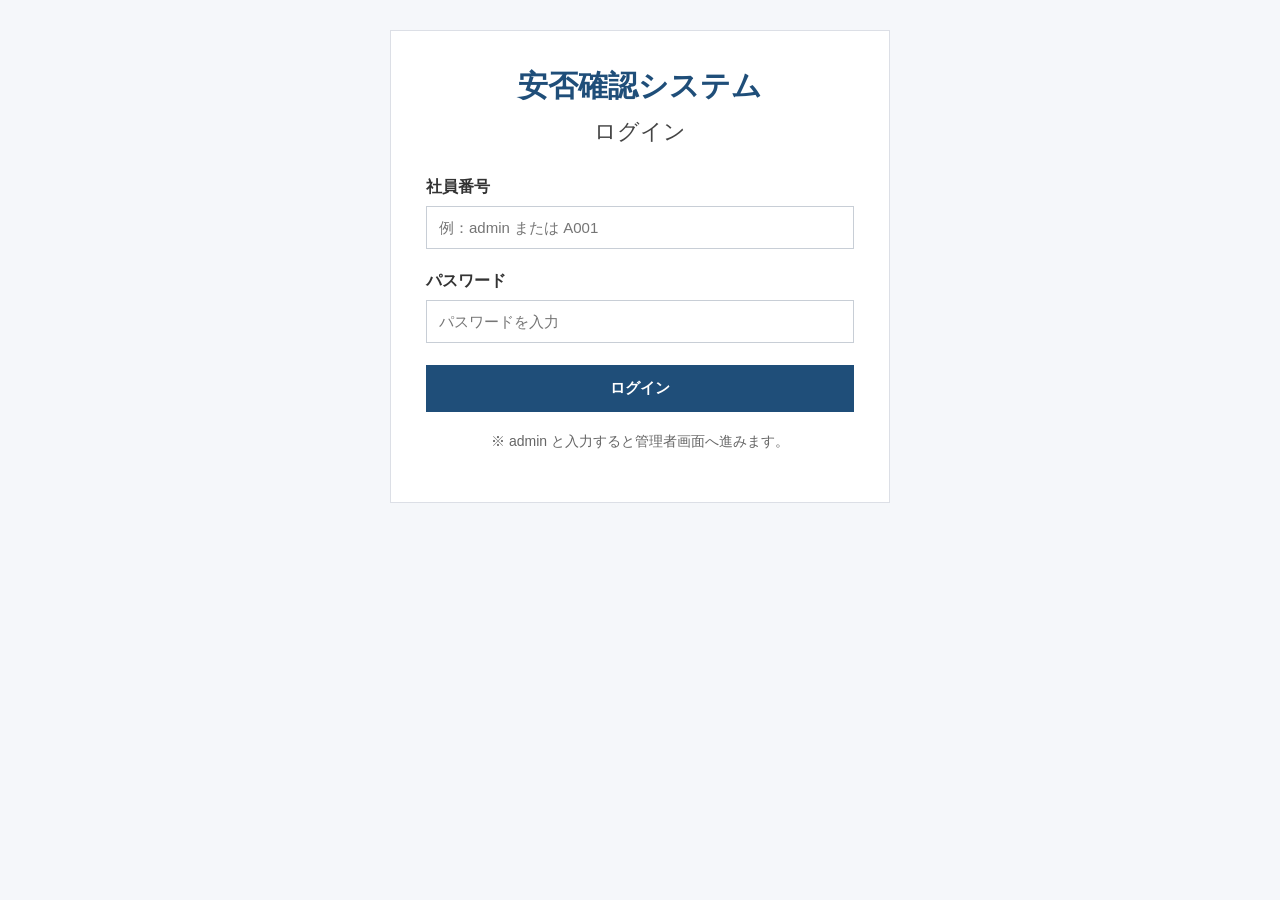
<file: index.html>
<!-- ログイン画面 -->
<!DOCTYPE html>
<html lang="ja">
<head>
  <meta charset="UTF-8">
  <meta name="viewport" content="width=device-width, initial-scale=1.0">
  <title>ログイン | 安否確認システム</title>
  <link rel="stylesheet" href="style.css">
</head>
<body>
  <div class="container small">
    <h1>安否確認システム</h1>
    <h2>ログイン</h2>

    <form id="loginForm">
      <div class="form-group">
        <label for="employeeId">社員番号</label>
        <input type="text" id="employeeId" placeholder="例：admin または A001">
      </div>

      <div class="form-group">
        <label for="password">パスワード</label>
        <input type="password" id="password" placeholder="パスワードを入力">
      </div>

      <button type="submit">ログイン</button>
    </form>

    <p class="hint">※ admin と入力すると管理者画面へ進みます。</p>
  </div>

  <script src="app.js"></script>
</body>
</html>
</file>
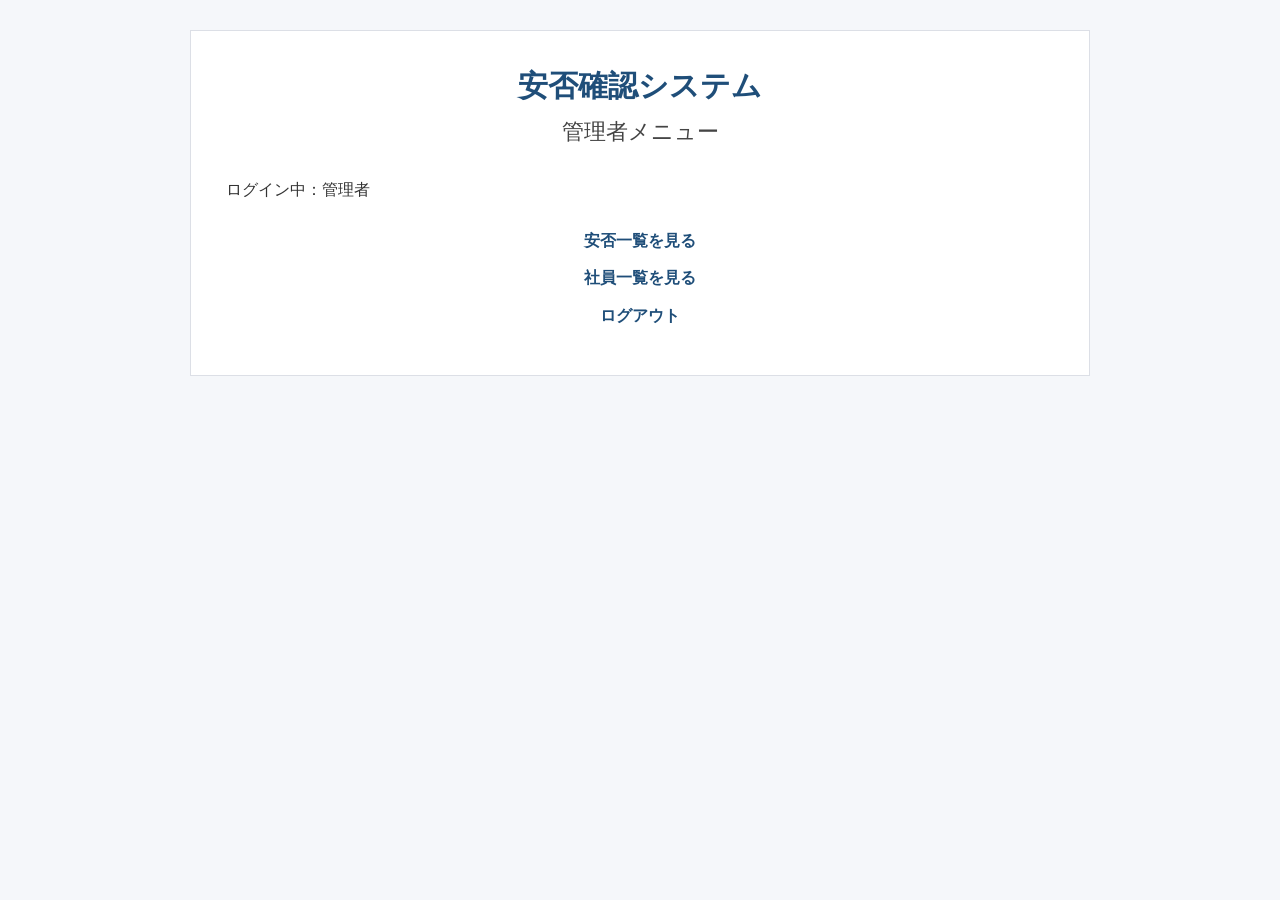
<file: admin.html>
<!DOCTYPE html>
<html lang="ja">
<head>
  <meta charset="UTF-8">
  <meta name="viewport" content="width=device-width, initial-scale=1.0">
  <title>管理者メニュー | 安否確認システム</title>
  <link rel="stylesheet" href="style.css">
</head>
<body>

  <div class="container">
    <h1>安否確認システム</h1>
    <h2>管理者メニュー</h2>

    <p>ログイン中：管理者</p>

    <div class="link-area">
      <p><a href="list.html">安否一覧を見る</a></p>
      <p><a href="employees.html">社員一覧を見る</a></p>
      <p><a href="index.html">ログアウト</a></p>
    </div>
  </div>

  <script src="app.js"></script>
</body>
</html>
</file>
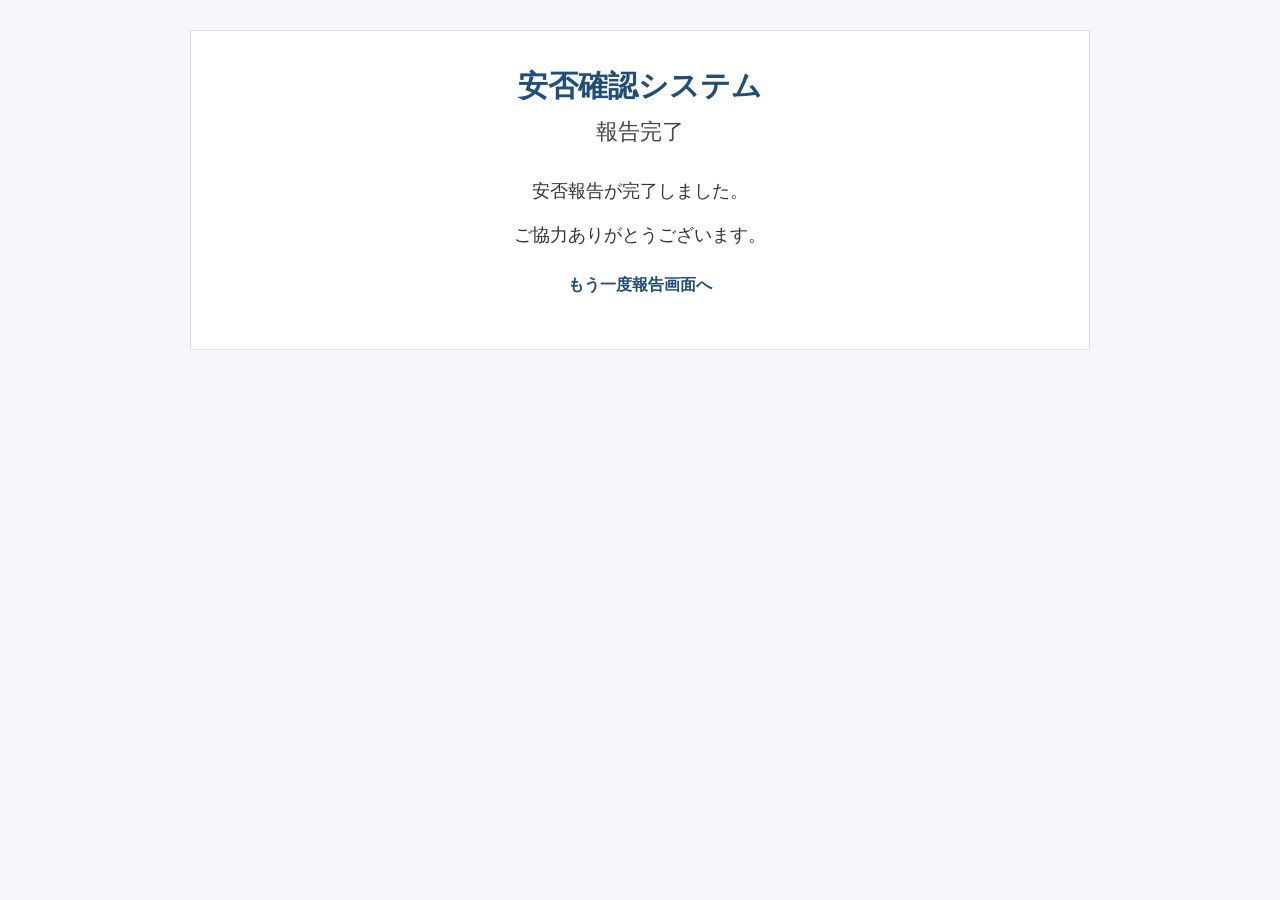
<file: complete.html>
<!-- 報告完了画面 -->

<!DOCTYPE html>
<html lang="ja">
<head>
  <meta charset="UTF-8">
  <meta name="viewport" content="width=device-width, initial-scale=1.0">
  <title>報告完了 | 安否確認システム</title>
  <link rel="stylesheet" href="style.css">
</head>
<body>
  <div class="container">
    <h1>安否確認システム</h1>
    <h2>報告完了</h2>

    <p class="message">安否報告が完了しました。</p>
    <p class="message">ご協力ありがとうございます。</p>

    <div class="link-area">
      <a href="report.html">もう一度報告画面へ</a>
      <br><br>
      <!-- <a href="list.html">安否一覧画面へ</a> -->
    </div>
  </div>
  <script src="app.js"></script>
</body>
</html>
</file>
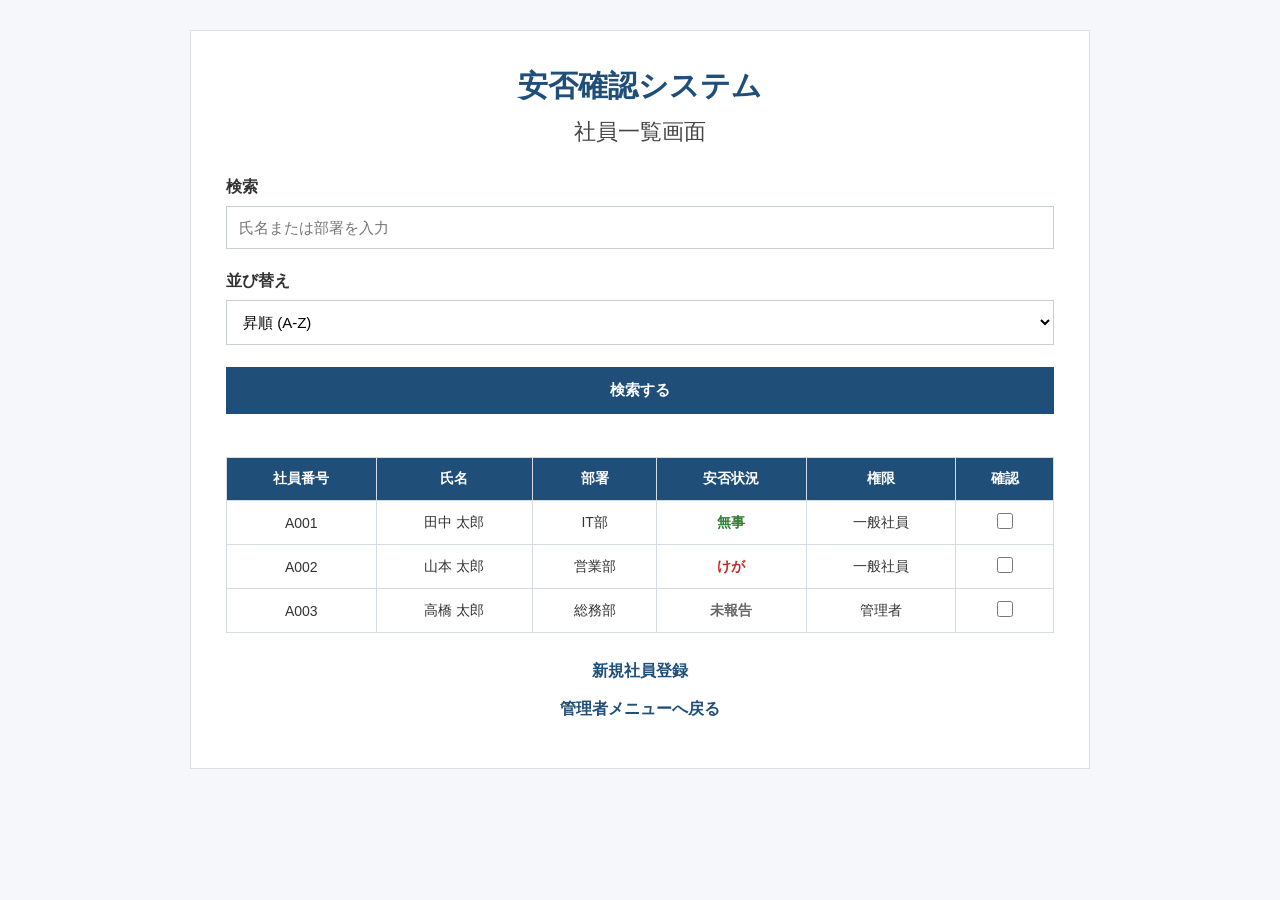
<file: employees.html>
<!DOCTYPE html>
<html lang="ja">
<head>
    <meta charset="UTF-8">
    <meta name="viewport" content="width=device-width, initial-scale=1.0">
    <title>社員一覧画面 | 安否確認システム</title>
    <link rel="stylesheet" href="style.css">
</head>
<body>

<div class="container">
    <h1>安否確認システム</h1>
    <h2>社員一覧画面</h2>

    <div class="form-group">
        <label for="search">検索</label>
        <input type="text" id="search" placeholder="氏名または部署を入力">
    </div>

    <div class="form-group">
        <label for="sort">並び替え</label>
        <select id="sort">
            <option value="asc">昇順 (A-Z)</option>
            <option value="desc">降順 (Z-A)</option>
        </select>
    </div>

    <button type="button">検索する</button>

    <br><br>

    <table>
        <tr>
            <th>社員番号</th>
            <th>氏名</th>
            <th>部署</th>
            <th>安否状況</th>
            <th>権限</th>
            <th>確認</th>
        </tr>

        <tr>
            <td>A001</td>
            <td>田中 太郎</td>
            <td>IT部</td>
            <td class="status-safe">無事</td>
            <td>一般社員</td>
            <td><input type="checkbox"></td>
        </tr>

        <tr>
            <td>A002</td>
            <td>山本 太郎</td>
            <td>営業部</td>
            <td class="status-injured">けが</td>
            <td>一般社員</td>
            <td><input type="checkbox"></td>
        </tr>

        <tr>
            <td>A003</td>
            <td>高橋 太郎</td>
            <td>総務部</td>
            <td class="status-pending">未報告</td>
            <td>管理者</td>
            <td><input type="checkbox"></td>
        </tr>
    </table>

    <div class="link-area">
        <p><a href="newemployee.html">新規社員登録</a></p>
        <p><a href="admin.html">管理者メニューへ戻る</a></p>
    </div>
</div>

<script src="app.js"></script>
</body>
</html>
</file>
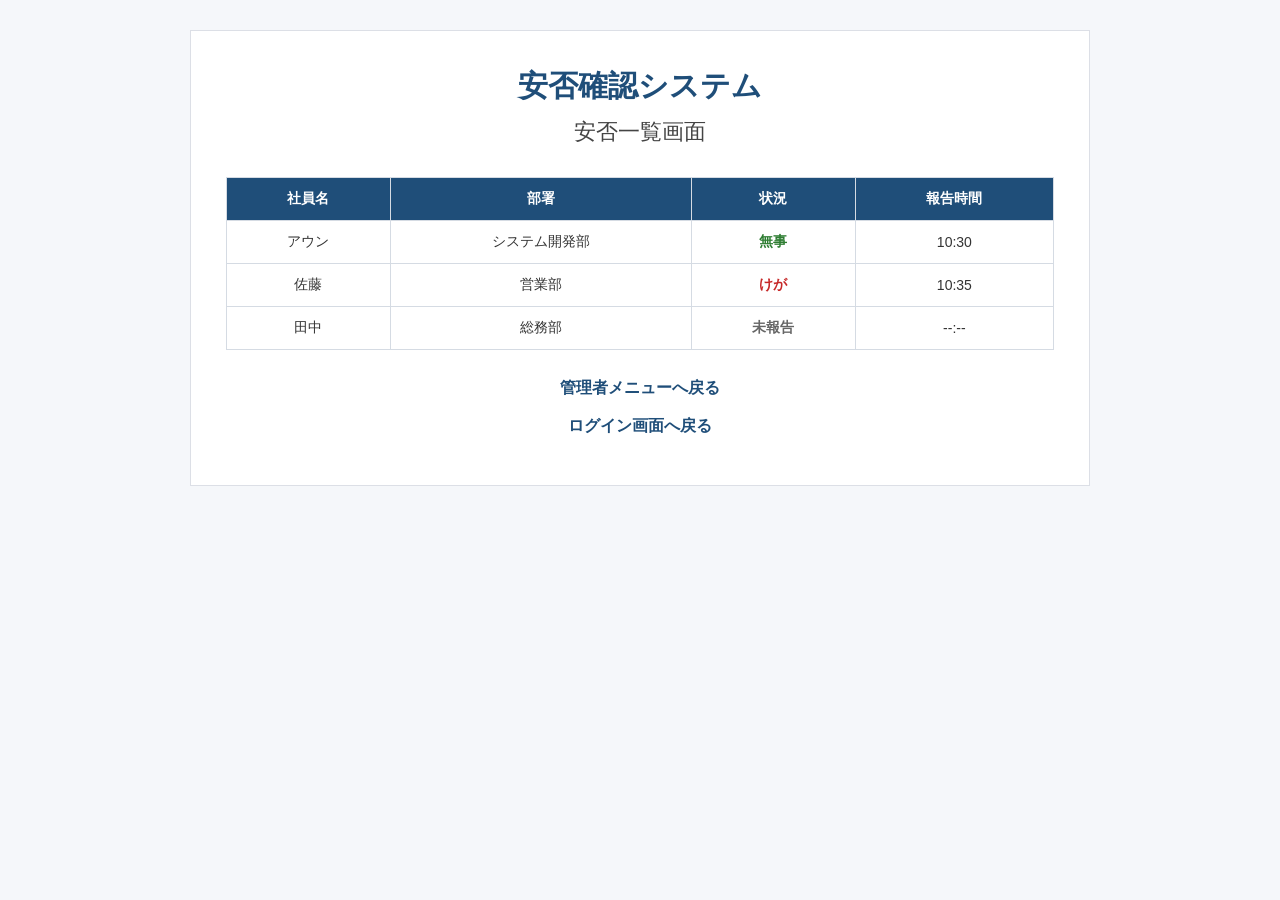
<file: list.html>
<!-- 安否一覧画面 -->

<!DOCTYPE html>
<html lang="ja">
<head>
  <meta charset="UTF-8">
  <meta name="viewport" content="width=device-width, initial-scale=1.0">
  <title>安否一覧 | 安否確認システム</title>
  <link rel="stylesheet" href="style.css">
</head>
<body>
  <div class="container">
    <h1>安否確認システム</h1>
    <h2>安否一覧画面</h2>

    <table>
      <tr>
        <th>社員名</th>
        <th>部署</th>
        <th>状況</th>
        <th>報告時間</th>
      </tr>
      <tr>
        <td>アウン</td>
        <td>システム開発部</td>
        <td class="status-safe">無事</td>
        <td>10:30</td>
      </tr>
      <tr>
        <td>佐藤</td>
        <td>営業部</td>
        <td class="status-injured">けが</td>
        <td>10:35</td>
      </tr>
      <tr>
        <td>田中</td>
        <td>総務部</td>
        <td class="status-pending">未報告</td>
        <td>--:--</td>
      </tr>
    </table>

    <div class="link-area">
      <p><a href="admin.html">管理者メニューへ戻る</a></p>
      <p><a href="index.html">ログイン画面へ戻る</a></p>
    </div>
  </div>
  <script src="app.js"></script>
</body>
</html>
</file>
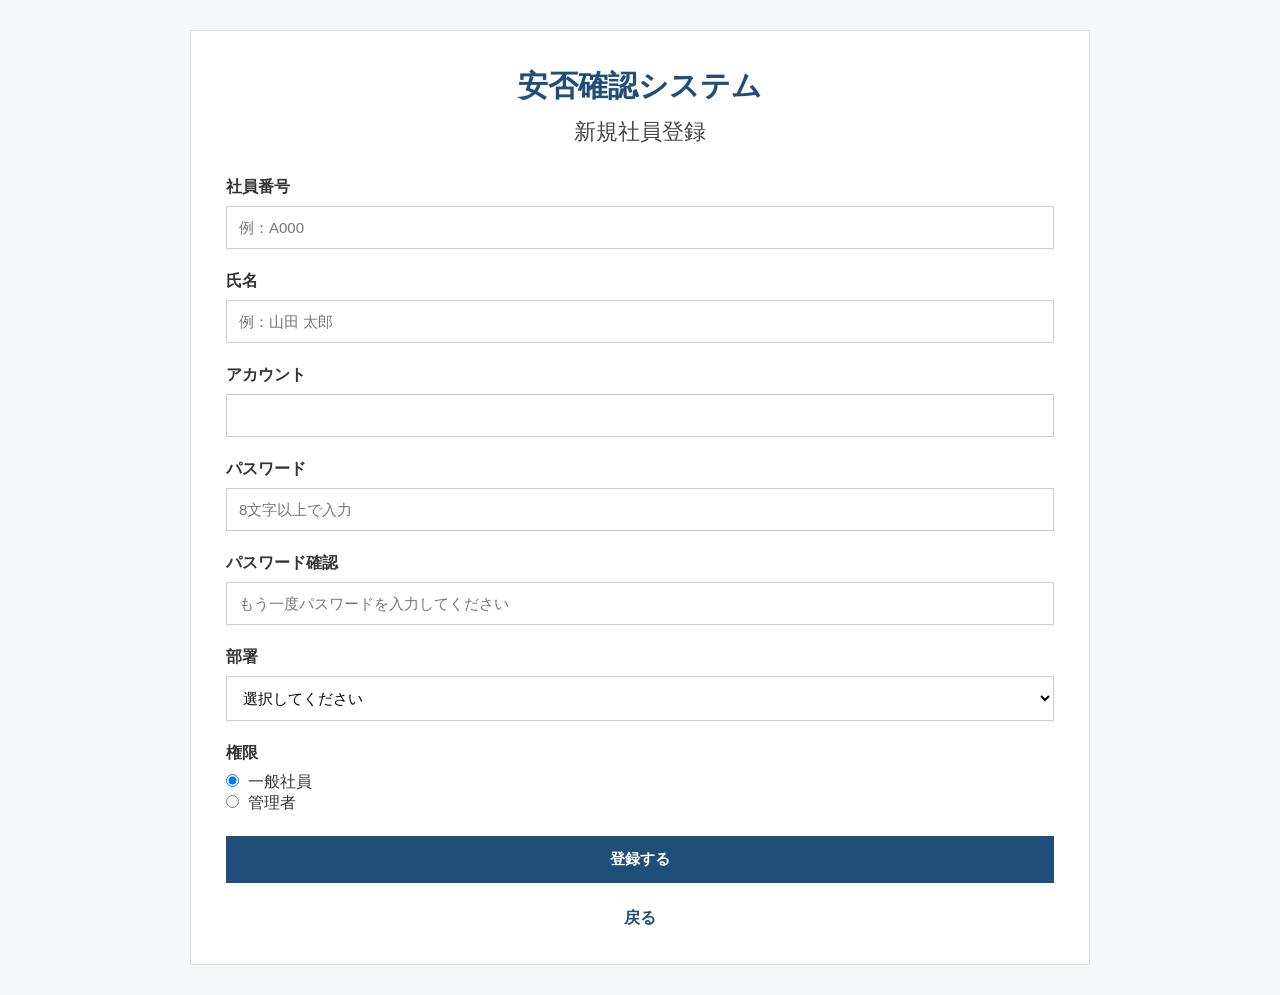
<file: newemployee.html>
<!DOCTYPE html>
<html lang="ja">
<head>
    <meta charset="UTF-8">
    <meta name="viewport" content="width=device-width, initial-scale=1.0">
    <title>新規社員登録 | 安否確認システム</title>
    <link rel="stylesheet" href="style.css">
</head>
<body>

<div class="container">
    <h1>安否確認システム</h1>
    <h2>新規社員登録</h2>

    <form action="employees.html">

        <div class="form-group">
            <label>社員番号</label>
            <input type="text" placeholder="例：A000">
        </div>

        <div class="form-group">
            <label>氏名</label>
            <input type="text" placeholder="例：山田 太郎">
        </div>

        <div class="form-group">
            <label>アカウント</label>
            <input type="text">
        </div>

        <div class="form-group">
            <label>パスワード</label>
            <input type="password" placeholder="8文字以上で入力">
        </div>

        <div class="form-group">
            <label>パスワード確認</label>
            <input type="password" placeholder="もう一度パスワードを入力してください">
        </div>

        <div class="form-group">
            <label>部署</label>
            <select>
                <option>選択してください</option>
                <option>総務部</option>
                <option>人事部</option>
                <option>営業部</option>
                <option>開発部</option>
            </select>
        </div>

        <div class="form-group">
            <label>権限</label><br>

            <input type="radio" name="role" checked>
            一般社員

            <br>

            <input type="radio" name="role">
            管理者
        </div>

        <button type="submit">登録する</button>

    </form>

    <div class="link-area">
        <a href="employees.html">戻る</a>
    </div>

</div>

<script src="app.js"></script>
</body>
</html>
</file>
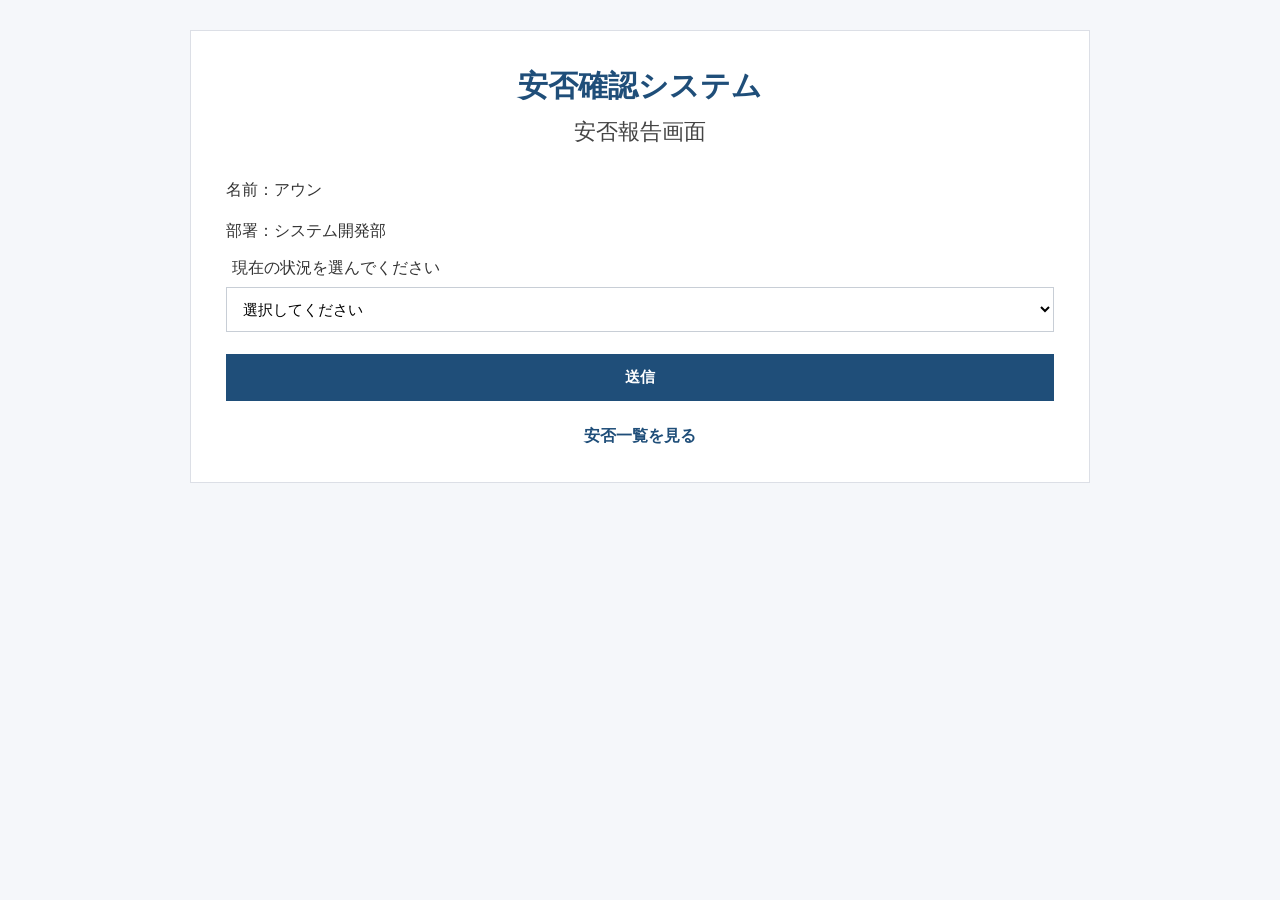
<file: report.html>
<!-- 安否報告画面 -->

<!DOCTYPE html>
<html lang="ja">
<head>
  <meta charset="UTF-8">
  <meta name="viewport" content="width=device-width, initial-scale=1.0">
  <title>安否報告 | 安否確認システム</title>
  <link rel="stylesheet" href="style.css">
</head>
<body>
  <div class="container">
    <h1>安否確認システム</h1>
    <h2>安否報告画面</h2>

    <p>名前：アウン</p>
    <p>部署：システム開発部</p>

    <form action="complete.html">
      <div class="form-group">
        

        <div class="radio-group">
          <div class="form-group">
            <label>現在の状況を選んでください</label>
            <select>
                <option>選択してください</option>
                <option>無事です</option>
                <option>けがをしています</option>
                <option>出社できない</option>
            </select>
        </div>
        </div>
      </div>
      <button type="submit">送信</button>
    </form>

    <div class="link-area">
      <a href="list.html">安否一覧を見る</a>
    </div>
  </div>
  <script src="app.js"></script>
</body>
</html>
</file>
<file: style.css>
* {
  margin: 0;
  padding: 0;
  box-sizing: border-box;
}

body {
  font-family: "Yu Gothic", "Meiryo", sans-serif;
  background-color: #f5f7fa;
  color: #333;
  min-height: 100vh;
  padding: 30px 15px;
}

.container {
  max-width: 900px;
  margin: 0 auto;
  background-color: #ffffff;
  padding: 35px;
  border: 1px solid #dcdfe6;
}

.container.small {
  max-width: 500px;
}

h1 {
  text-align: center;
  font-size: 30px;
  color: #1f4e79;
  margin-bottom: 10px;
}

h2 {
  text-align: center;
  font-size: 22px;
  color: #444;
  margin-bottom: 30px;
  font-weight: normal;
}

p {
  margin-bottom: 15px;
  line-height: 1.6;
}

.form-group {
  margin-bottom: 22px;
}

label {
  display: inline-block;
  margin-bottom: 8px;
  font-weight: bold;
}

input[type="text"],
input[type="password"],
input[type="email"],
select,
textarea {
  width: 100%;
  padding: 12px;
  border: 1px solid #c8ced6;
  background-color: #fff;
  font-size: 15px;
}

textarea {
  resize: vertical;
}

input:focus,
select:focus,
textarea:focus {
  outline: none;
  border: 1px solid #1f4e79;
}

.radio-group {
  margin-top: 10px;
}

.radio-item {
  margin-bottom: 12px;
}

.radio-group label {
  font-weight: normal;
  margin-left: 6px;
}

button {
  width: 100%;
  padding: 14px;
  background-color: #1f4e79;
  color: white;
  border: none;
  font-size: 15px;
  font-weight: bold;
  cursor: pointer;
}

a {
  color: #1f4e79;
  text-decoration: none;
  font-weight: bold;
}

a:hover {
  text-decoration: underline;
}

.link-area {
  margin-top: 25px;
  text-align: center;
}

.link-area p {
  margin-bottom: 12px;
}

.message {
  text-align: center;
  font-size: 18px;
}

.hint {
  margin-top: 18px;
  text-align: center;
  color: #666;
  font-size: 14px;
}

table {
  width: 100%;
  border-collapse: collapse;
  margin-top: 25px;
  background-color: #fff;
}

th,
td {
  border: 1px solid #d5dbe3;
  padding: 12px;
  text-align: center;
  font-size: 14px;
}

th {
  background-color: #1f4e79;
  color: white;
}

.status-safe {
  color: #2e7d32;
  font-weight: bold;
}

.status-injured {
  color: #c62828;
  font-weight: bold;
}

.status-pending {
  color: #666;
  font-weight: bold;
}

input[type="checkbox"] {
  width: 16px;
  height: 16px;
}

input[type="radio"] {
  margin-right: 5px;
}

@media (max-width: 700px) {
  .container {
    padding: 20px;
  }

  h1 {
    font-size: 24px;
  }

  h2 {
    font-size: 18px;
  }

  table {
    display: block;
    overflow-x: auto;
    white-space: nowrap;
  }

  th,
  td {
    font-size: 13px;
    padding: 8px;
  }
}
</file>
